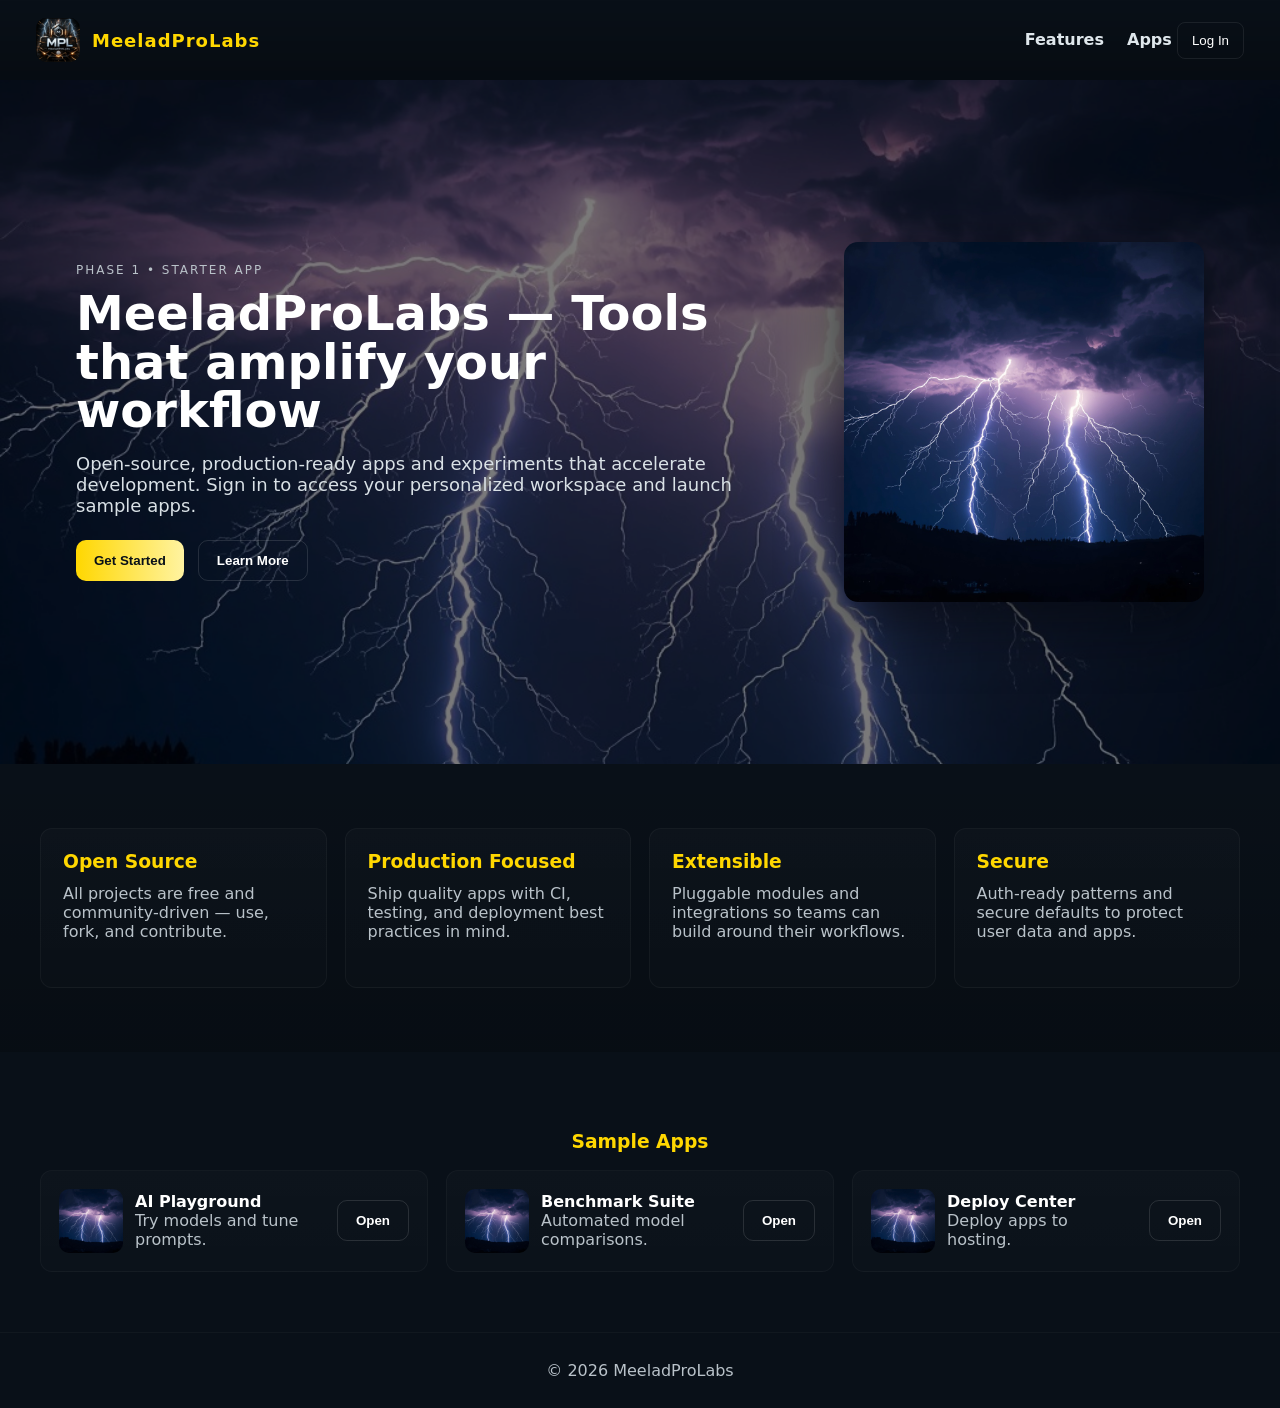
<file: index.html>
<!doctype html>
<html lang="en">
<head>
  <meta charset="utf-8" />
  <meta name="viewport" content="width=device-width,initial-scale=1" />
  <title>MeeladProLabs</title>
  <style>
    :root{--bg:#091018;--accent:#ffd700;--muted:#b9c2c9}
    *{box-sizing:border-box}
    body{margin:0;font-family:Inter,Segoe UI,Roboto,system-ui,-apple-system,'Helvetica Neue',Arial;background:var(--bg);color:#fff}
    header{display:flex;justify-content:space-between;align-items:center;padding:18px 36px;background:linear-gradient(0deg,rgba(0,0,0,.25),transparent);position:sticky;top:0;z-index:50}
    .brand{display:flex;gap:12px;align-items:center}
    .brand img{width:44px;height:44px;border-radius:10px;object-fit:cover}
    .brand h1{font-size:18px;margin:0;color:var(--accent);letter-spacing:1px}
    nav a{color:#dfe7ec;text-decoration:none;margin-left:18px;font-weight:600}
    .hero{position:relative;min-height:76vh;display:flex;align-items:center}
    .hero .banner{position:absolute;inset:0;background-image:url('images/hero.jpg');background-size:cover;background-position:center;filter:brightness(.48);}
    .hero .overlay{position:relative;z-index:2;max-width:1200px;margin:0 auto;padding:80px 36px;display:flex;gap:40px;align-items:center}
    .hero .content{flex:1}
    .kicker{color:var(--muted);text-transform:uppercase;letter-spacing:2px;font-size:12px;margin-bottom:12px}
    h2.title{font-size:48px;margin:0 0 18px;color:#fff;line-height:1.02}
    p.lead{color:#d9e1e6;font-size:18px;margin-bottom:24px;max-width:680px}
    .cta{display:flex;gap:14px}
    .btn{padding:12px 18px;border-radius:10px;font-weight:700;border:none;cursor:pointer}
    .btn.primary{background:linear-gradient(90deg,var(--accent),#fff3a1);color:#091018}
    .btn.ghost{background:transparent;border:1px solid rgba(255,255,255,.12);color:#fff}
    .hero-visual{width:360px;border-radius:14px;overflow:hidden;box-shadow:0 20px 60px rgba(4,6,12,.6);}
    .hero-visual img{width:100%;height:auto;display:block}

    .features{padding:64px 36px;background:linear-gradient(180deg,transparent,rgba(0,0,0,.2))}
    .grid{display:grid;grid-template-columns:repeat(auto-fit,minmax(240px,1fr));gap:18px;max-width:1200px;margin:0 auto}
    .card{background:linear-gradient(180deg,rgba(255,255,255,.02),rgba(255,255,255,.01));padding:22px;border-radius:12px;border:1px solid rgba(255,255,255,.04);min-height:160px;display:flex;flex-direction:column;gap:12px}
    .card h3{margin:0;color:var(--accent)}
    .card p{margin:0;color:var(--muted);flex:1}

    .apps{padding:60px 36px}
    .apps .app-grid{display:grid;grid-template-columns:repeat(auto-fit,minmax(200px,1fr));gap:18px;max-width:1200px;margin:0 auto}
    .app-tile{background:linear-gradient(180deg,rgba(255,255,255,.02),rgba(255,255,255,.01));padding:18px;border-radius:12px;border:1px solid rgba(255,255,255,.03);display:flex;gap:12px;align-items:center}
    .app-tile img{width:64px;height:64px;border-radius:10px;object-fit:cover}
    .app-tile .meta{flex:1}
    .footer{padding:28px 36px;text-align:center;color:var(--muted);border-top:1px solid rgba(255,255,255,.03)}

    /* login modal */
    .login-btn{padding:10px 14px;border-radius:8px;background:transparent;border:1px solid rgba(255,255,255,.08);color:#fff}
    .modal-backdrop{position:fixed;inset:0;background:rgba(0,0,0,.6);display:none;align-items:center;justify-content:center;z-index:200}
    .modal{background:linear-gradient(180deg,#0f1724,#091018);padding:28px;border-radius:12px;width:420px;box-shadow:0 20px 60px rgba(0,0,0,.6);border:1px solid rgba(255,255,255,.05)}
    .modal h4{margin:0 0 8px;color:var(--accent)}
    .modal .oauth{display:flex;flex-direction:column;gap:10px;margin-top:12px}
    .oauth a{display:inline-flex;align-items:center;gap:10px;padding:10px 12px;border-radius:8px;text-decoration:none;color:#091018;font-weight:700}
    .oauth .github{background:#fff}
    .oauth .google{background:#4285F4;color:#fff}

    @media (max-width:900px){.hero{min-height:60vh}.overlay{padding:40px 18px;flex-direction:column;align-items:flex-start}.hero-visual{width:100%}}
  </style>
</head>
<body>
  <header>
    <div class="brand">
      <img src="images/mpl-logo.jpg" alt="MPL" />
      <h1>MeeladProLabs</h1>
    </div>
    <nav>
      <a href="#features">Features</a>
      <a href="#apps">Apps</a>
      <button class="login-btn" id="openLogin">Log In</button>
    </nav>
  </header>

  <section class="hero" aria-label="Intro">
    <div class="banner" aria-hidden="true"></div>
    <div class="overlay">
      <div class="content">
        <div class="kicker">Phase 1 • Starter App</div>
        <h2 class="title">MeeladProLabs — Tools that amplify your workflow</h2>
        <p class="lead">Open-source, production-ready apps and experiments that accelerate development. Sign in to access your personalized workspace and launch sample apps.</p>
        <div class="cta">
          <button class="btn primary" id="getStarted">Get Started</button>
          <button class="btn ghost" id="learnMore">Learn More</button>
        </div>
      </div>
      <div class="hero-visual" aria-hidden="true">
      <img src="images/hero.jpg" alt="Dramatic banner visual" />
      </div>
    </div>
  </section>

  <section id="features" class="features">
    <div class="grid">
      <div class="card">
        <h3>Open Source</h3>
        <p>All projects are free and community-driven — use, fork, and contribute.</p>
      </div>
      <div class="card">
        <h3>Production Focused</h3>
        <p>Ship quality apps with CI, testing, and deployment best practices in mind.</p>
      </div>
      <div class="card">
        <h3>Extensible</h3>
        <p>Pluggable modules and integrations so teams can build around their workflows.</p>
      </div>
      <div class="card">
        <h3>Secure</h3>
        <p>Auth-ready patterns and secure defaults to protect user data and apps.</p>
      </div>
    </div>
  </section>

  <section id="apps" class="apps">
    <h3 style="text-align:center;color:var(--accent);margin-bottom:18px">Sample Apps</h3>
    <div class="app-grid">
      <div class="app-tile">
      <img src="images/thumb.jpg" alt="App"/>
        <div class="meta"><strong>AI Playground</strong><div style="color:var(--muted)">Try models and tune prompts.</div></div>
        <button class="btn ghost">Open</button>
      </div>
      <div class="app-tile">
        <img src="images/thumb.jpg" alt="App"/>
        <div class="meta"><strong>Benchmark Suite</strong><div style="color:var(--muted)">Automated model comparisons.</div></div>
        <button class="btn ghost">Open</button>
      </div>
      <div class="app-tile">
        <img src="images/thumb.jpg" alt="App"/>
        <div class="meta"><strong>Deploy Center</strong><div style="color:var(--muted)">Deploy apps to hosting.</div></div>
        <button class="btn ghost">Open</button>
      </div>
    </div>
  </section>

  <footer class="footer">© 2026 MeeladProLabs</footer>

  <!-- Login modal -->
  <div class="modal-backdrop" id="modal">
    <div class="modal" role="dialog" aria-modal="true" aria-labelledby="loginTitle">
      <h4 id="loginTitle">Sign in to MeeladProLabs</h4>
      <p style="color:var(--muted);margin:6px 0 12px">Choose a provider to sign in. For Phase 1 we support GitHub OAuth (client-side redirect placeholder).</p>
      <div class="oauth">
        <a class="github" id="signinGithub" href="#">Sign in with GitHub</a>
        <a class="google" id="signinGoogle" href="#">Sign in with Google</a>
      </div>
      <p style="color:var(--muted);font-size:13px;margin-top:12px">(These links are placeholders — they should be wired to an OAuth flow or serverless function.)</p>
      <div style="text-align:right;margin-top:12px"><button id="closeModal" class="btn ghost">Close</button></div>
    </div>
  </div>

  <script>
    // Modal logic
    const modal = document.getElementById('modal');
    document.getElementById('openLogin').addEventListener('click', ()=> modal.style.display = 'flex');
    document.getElementById('closeModal').addEventListener('click', ()=> modal.style.display = 'none');
    document.addEventListener('click', (e)=>{ if(e.target===modal) modal.style.display='none'; });

    // Learn more scroll
    document.getElementById('learnMore').addEventListener('click', ()=>{ document.getElementById('features').scrollIntoView({behavior:'smooth'}); });

    // Placeholder sign-in handlers — open GitHub OAuth app guide
    document.getElementById('signinGithub').addEventListener('click', (e)=>{
      e.preventDefault();
      alert('To enable GitHub sign-in: create a GitHub OAuth App (Settings → Developer settings) and configure a server endpoint or use GitHub Actions/Functions. I can scaffold the backend when you are ready.');
    });

    document.getElementById('signinGoogle').addEventListener('click', (e)=>{
      e.preventDefault();
      alert('Google sign-in requires OAuth client and server-side exchange. I can scaffold this for Firebase Auth or an OAuth server.');
    });

    // Simple scroll reveal
    const obs = new IntersectionObserver((entries)=>{
      entries.forEach(ent=>{ if(ent.isIntersecting){ ent.target.style.opacity=1; ent.target.style.transform='none'; obs.unobserve(ent.target); } });
    },{threshold:0.15});
    document.querySelectorAll('.card, .app-tile, .hero .content').forEach(el=>{ el.style.opacity=0; el.style.transform='translateY(20px)'; obs.observe(el); });
  </script>
</body>
</html>
</file>
